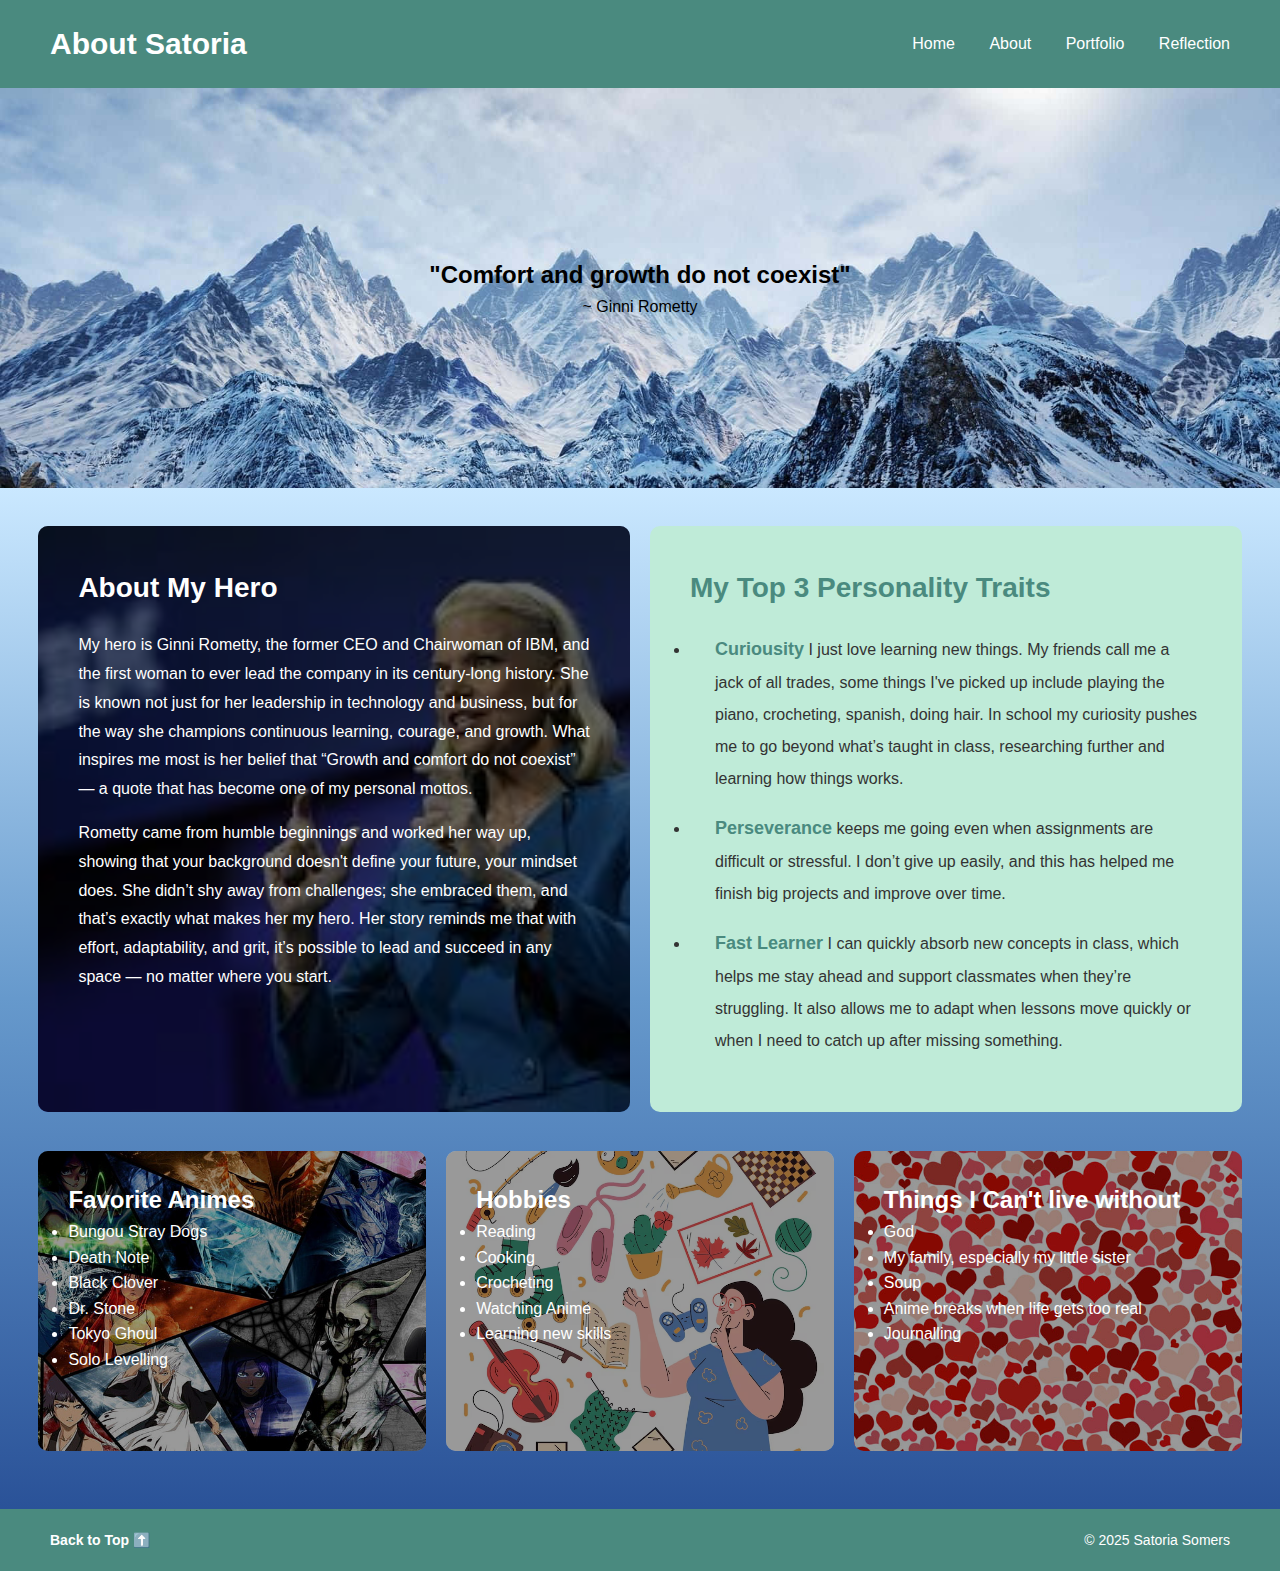
<file: about.html>
<!-- Satoria Somers-->
<!DOCTYPE html>
<html>

<head>
	<title> About Satoria </title>
	<link rel="stylesheet" href="style.css">

</head>

<body id="top">
	<header>
    	<div class="titled">About Satoria</div>
    	<nav>
       	 <a href="index.html">Home</a>
       	 <a href="about.html">About</a>
         <a href="portfolio.html">Portfolio</a>
       	 <a href="reflection.html">Reflection</a>
   	 </nav>
	</header>


	<section class="banner">
        <h2>"Comfort and growth do not coexist"</h2>
        <p>~ Ginni Rometty</p>
   	</section>


   	<div class="content-wrapper">
    	<section class="split-section">
       
        <div class="hero-box">
            <h2>About My Hero</h2>
            <p>
               My hero is Ginni Rometty, the former CEO and Chairwoman of 		IBM, and the first woman to ever lead the company in its 		century-long history. She is known not just for her 			leadership in technology and business, but for the way she 		champions continuous learning, courage, and growth. What 		inspires me most is her belief that “Growth and comfort do 		not coexist” — a quote that has become one of my personal 		mottos.
            </p>
            <p>
Rometty came from humble beginnings and worked her way up, showing that your background doesn't define your future, your mindset does. She didn’t shy away from challenges; she embraced them, and that’s exactly what makes her my hero. Her story reminds me that with effort, adaptability, and grit, it’s possible to lead and succeed in any space — no matter where you start.
            </p>
	</div>

        <div class="traits-box">
            <h2>My Top 3 Personality Traits</h2>
            <ul>
                <li><strong>Curiousity</strong> I just love learning new things. My friends call me a jack of all trades, some things I've picked up include playing the piano, crocheting, spanish, doing hair. In school my curiosity pushes me to go beyond what’s taught in class, researching further and learning how things works.  </li>
                <li><strong>Perseverance</strong> keeps me going even when assignments are difficult or stressful. I don’t give up easily, and this has helped me finish big projects and improve over time.</li>
                <li><strong>Fast Learner</strong> I can quickly absorb new concepts in class, which helps me stay ahead and support classmates when they’re struggling. It also allows me to adapt when lessons move quickly or when I need to catch up after missing something.</li>
            </ul>
        </div>
    	</section>

<section class="three-boxes-section">
        <div class="anime-box">
            <h2>Favorite Animes</h2> 
            <ul>
                <li>Bungou Stray Dogs </li>
                <li>Death Note</li>
                <li>Black Clover </li>
                <li>Dr. Stone</li>
                <li>Tokyo Ghoul</li>
                <li>Solo Levelling</li>

            </ul>
        </div>
        
        <div class="hobbies-box">
            <h2>Hobbies</h2>
            <ul>
                <li>Reading</li>
                <li>Cooking</li>
                <li>Crocheting</li>
                <li>Watching Anime</li>
                <li>Learning new skills</li>
            </ul>
        </div>
        
        <div class="likes-box">
            <h2>Things I Can't live without</h2>
            <ul>
                <li>God</li>
                <li>My family, especially my little sister</li>
                <li>Soup</li>
                <li>Anime breaks when life gets too real</li>
                <li>Journalling</li>
            </ul>
        </div>
    </section>

</div>
<footer class="site-footer">
    <a href="#top" class="back-to-top">Back to Top ⬆️</a>

    <p>&copy; 2025 Satoria Somers</p>
</footer>

</body>
</html>
</file>
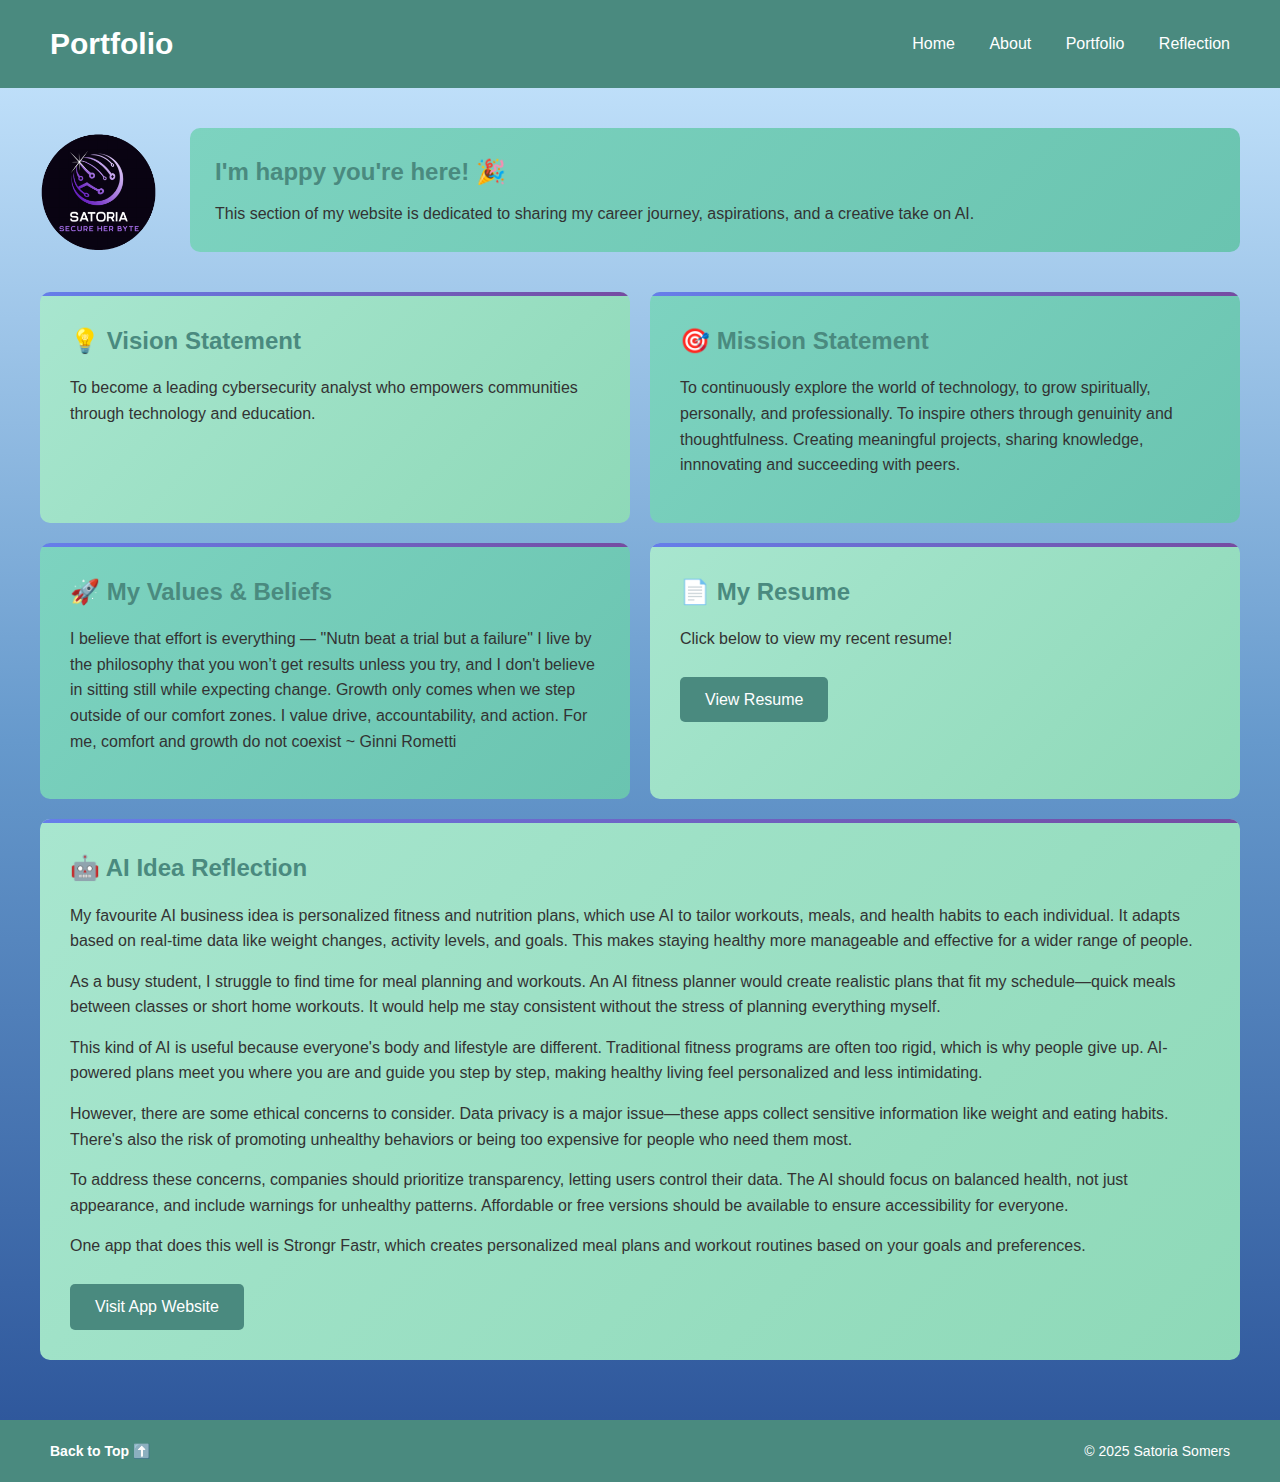
<file: portfolio.html>
<!-- Satoria Somers 2306905-->
<!DOCTYPE html>
<html>

<head>
	<title>Satoria's Portfolio </title>
	<link rel="stylesheet" href="style.css">

</head>

<body style="background: linear-gradient(to bottom, #cae8ff,#6699cc,#2a5298);">
	<header>
    	<div class="titled">Portfolio</div>
    	<nav>
       	 <a href="index.html">Home</a>
       	 <a href="about.html">About</a>
         <a href="portfolio.html">Portfolio</a>
       	 <a href="reflection.html">Reflection</a>
   	 </nav>
	</header>

<div class="container">
        
        <section class="welcome-section">
         <img class="portfolio-logo"src="logo.png" alt="Satoria 	Logo" >
            <div class="welcome-box mission-box">
                <h2>I'm happy you're here! 🎉</h2>
                <p>This section of my website is dedicated to sharing my 		career journey, aspirations, and a creative take on AI.</p>
            </div>
        </section>


       	<div class="content-grid">
            
        <div class="content-box vision-box">
                <h2>💡 Vision Statement</h2>
                <p>To become a leading cybersecurity analyst who empowers 		communities through technology and education.
		</p>
         </div>


         <div class="content-box mission-box">
                <h2>🎯 Mission Statement</h2>
                <p>To continuously explore the world of technology, to grow spiritually, personally, and professionally. To inspire others through genuinity and thoughtfulness. Creating meaningful projects, sharing knowledge, innnovating and succeeding with peers.
		</p>
          </div>

	  <div class="content-box mission-box">
                <h2>🚀 My Values & Beliefs</h2>
                <p>I believe that effort is everything — "Nutn beat a trial but a failure" I live by the philosophy that you won’t get results unless you try, and I don't believe in sitting still while expecting change.
		Growth only comes when we step outside of our comfort 			zones. I value drive, accountability, and action. For me, 		comfort and growth do not coexist ~ Ginni Rometti
		</p>
          </div>

  	  <div class="content-box vision-box">
                <h2>📄 My Resume</h2>
                <p>Click below to view my recent resume!</p>
                <a href="SatoriaResume.pdf" target="_blank">View 		Resume</a>
            </div>
           
          <div class="content-box full-width ai-box">
                <h2>🤖 AI Idea Reflection</h2>
                <p>My favourite AI business idea is personalized fitness      		and nutrition plans, which use AI to tailor workouts, 			meals, and health habits to each individual. It adapts 			based on real-time data like weight changes, activity 			levels, and goals. This makes staying healthy more 			manageable and effective for a wider range of people.
		</p>  

                <p>As a busy student, I struggle to find time for meal 			planning and workouts. An AI fitness planner would create 		realistic plans that fit my schedule—quick meals between 		classes or short home workouts. It would help me stay			consistent without the stress of planning everything 			myself.
		</p>


                <p>This kind of AI is useful because everyone's body and 		lifestyle are different. Traditional fitness programs are 		often too rigid, which is why people give up. AI-powered 		plans meet you where you are and guide you step by step, 		making healthy living feel personalized and less 			intimidating.</p>
                
		<p>However, there are some ethical concerns to consider. 		Data privacy is a major issue—these apps collect sensitive 		information like weight and eating habits. There's also the 		risk of promoting unhealthy behaviors or being too 			expensive for people who need them most.</p>


                <p>To address these concerns, companies should prioritize 		transparency, letting users control their data. The AI 			should focus on balanced health, not just appearance, and 		include warnings for unhealthy patterns. Affordable or free 		versions should be available to ensure accessibility for 		everyone.</p>


                <p>One app that does this well is Strongr Fastr, which 			creates personalized meal plans and workout routines based 		on your goals and preferences.</p>
                <a href="https://www.strongrfastr.com/" target="_blank">		Visit App Website</a>
        </div>
        </div>
   
	</div>

	<footer class="site-footer">
    <a href="#top" class="back-to-top">Back to Top ⬆️</a>

    <p>&copy; 2025 Satoria Somers</p>
</footer>

</body>

</html>
</file>
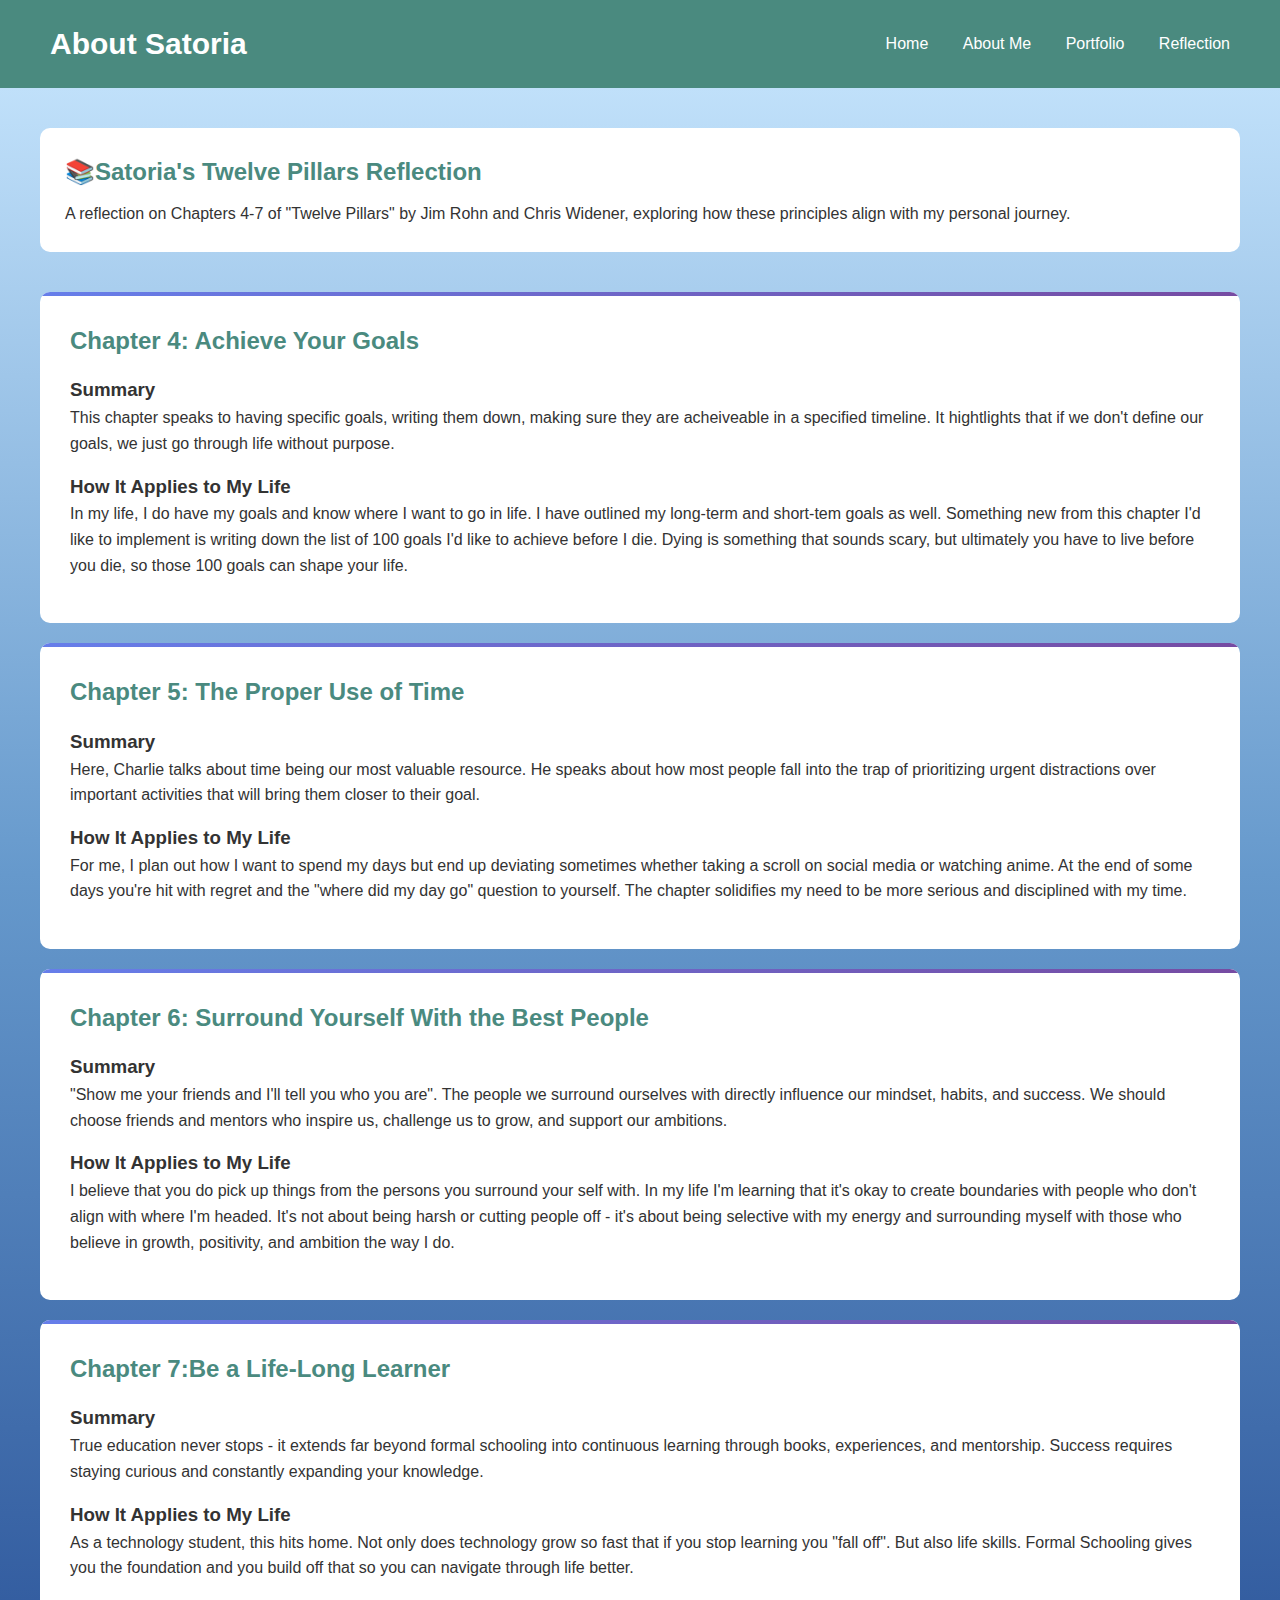
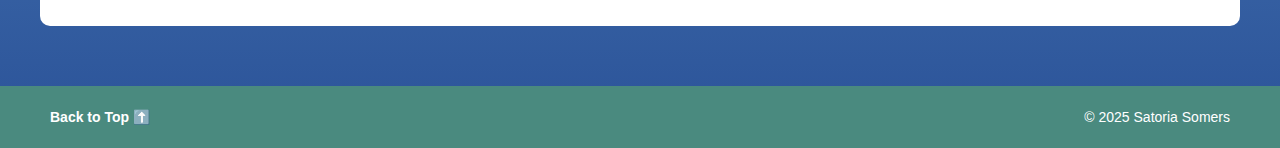
<file: reflection.html>
<!-- Satoria Somers 2306905-->
<!DOCTYPE html>
<html>

<head>
	<title> Reflections </title>
	<link rel="stylesheet" href="../style.css">

</head>

<body style="background: linear-gradient(to bottom, #cae8ff,#6699cc,#2a5298);">

	<header>
    	<div class="titled">About Satoria</div>
    	<nav>
       	 <a href="index.html">Home</a>
       	 <a href="about.html">About Me</a>
	 <a href="portfolio.html">Portfolio</a>
       	 <a href="reflection.html">Reflection</a>
   	 </nav>
	</header>


<div class="container">
        <section class="welcome-section">
            <div class="welcome-box">
                <h2>📚Satoria's Twelve Pillars Reflection</h2>
                <p>A reflection on Chapters 4-7 of "Twelve Pillars" by Jim Rohn and Chris Widener, exploring how these principles align with my personal journey.</p>
            </div>
        </section>

<div class="content-grid">
            <div class="content-box full-width">
                <h2>Chapter 4: Achieve Your Goals</h2>
                <h3>Summary</h3>
                <p>This chapter speaks to having specific goals, writing them down, making sure they are acheiveable in a specified timeline. It hightlights that if we don't define our goals, we just go through life without purpose.</p>
                
                <h3>How It Applies to My Life</h3>
                <p>In my life, I do have my goals and know where I want to go in life. I have outlined my long-term and short-tem goals as well. Something new from this chapter I'd like to implement is writing down the  list of 100 goals I'd like to achieve before I die. Dying is something that sounds scary, but ultimately you have to live before you die, so those 100 goals can shape your life. </p>
            </div>

            <div class="content-box full-width">
                <h2>Chapter 5: The Proper Use of Time </h2>
                <h3>Summary</h3>
                <p>Here, Charlie talks about time being our most valuable resource. He speaks about how most people fall into the trap of prioritizing urgent distractions over important activities that will bring them closer to their goal.  </p>
                
                <h3>How It Applies to My Life</h3>
                <p> For me, I plan out how I want to spend my days but end up deviating sometimes whether taking a scroll on social media or watching anime. At the end of some days you're hit with regret and the "where did my day go" question to yourself. The chapter solidifies my need to be more serious and disciplined with my time. </p>
            </div>

            <div class="content-box full-width">
                <h2>Chapter 6: Surround Yourself With the Best People</h2>
                <h3>Summary</h3>
                <p>"Show me your friends and I'll tell you who you are". The people we surround ourselves with directly influence our mindset, habits, and success. We should choose friends and mentors who inspire us, challenge us to grow, and support our ambitions. </p>
                
                <h3>How It Applies to My Life</h3>
                <p> I believe that you do pick up things from the persons you surround your self with. In my life I'm learning that it's okay to create boundaries with people who don't align with where I'm headed. It's not about being harsh or cutting people off - it's about being selective with my energy and surrounding myself with those who believe in growth, positivity, and ambition the way I do. </p>
            </div>

            <div class="content-box full-width">
                <h2>Chapter 7:Be a Life-Long Learner</h2>
                <h3>Summary</h3>
                <p>True education never stops - it extends far beyond formal schooling into continuous learning through books, experiences, and mentorship. Success requires staying curious and constantly expanding your knowledge.</p>
                
                <h3>How It Applies to My Life</h3>
                <p>As a technology student, this hits home. Not only does technology grow so fast that if you stop learning you "fall off". But also life skills. Formal Schooling  gives you the foundation and you build off that so you can navigate through life better. </p>
            </div>
        </div>
    </div>

<footer class="site-footer">
    <a href="#top" class="back-to-top">Back to Top ⬆️</a>

    <p>&copy; 2025 Satoria Somers</p>
</footer>


</body>
</html>
</file>
<file: style.css>
:root{
--mainbg: #4a8a7f;

--text-color: #333333;
--white: #ffffff;
--accent-red: #ff6b6b;
--accent-red-hover: #ff5252;
--bg-light: #cef2e3;
--bg-gray: #f5f5f5;
--traits-bg: #bfebd8;
--nav-hover: #e8f4f2;
--font-main: Arial, sans-serif;

}

* {
  margin: 0;
  padding: 0;
  box-sizing: border-box;
}


body {
    font-family: var(--font-main);
    color: var(--text-color);
    line-height: 1.6;
}


header {
    background-color: var(--mainbg);
    padding: 20px 50px;
    color: var(--white);
    display: flex;
    justify-content: space-between;
    align-items: center;
    flex-wrap: wrap;
    margin-bottom: 0;
}

.titled {
    font-size: 30px;
    font-weight: bold;
    color: var(--white);
}


nav a {
    color: var(--white);
    text-decoration: none;
    margin-left: 30px;
    font-size: 16px;
}

nav a:hover {
	text-decoration:underline;
    transform: translateY(-2px);
    color: var(--nav-hover);
}


.intro {
  display: flex;
  align-items: center;
  justify-content: space-between;
  background-color: var(--bg-light);
  padding: 20px;
}

.intro-photo {
    max-width: 400px;
}

.intro-photo img {
  width: 100%;
  height: 400px;
  object-fit: cover;
  border-radius: 8px;
}

.intro-text {
  flex: 1;
  padding: 10px;
  align-self: flex-start;   
  padding-top: 40px; 
padding-left: 60px;    
}

.intro-text h2 {
  font-size: 2rem;
  margin: 0;
}

.intro-text p {
  font-size: 1rem;
  line-height: 1.8;
}

.intro-text a {
  background-color: var(--accent-red);
  color: var(--white);
  padding: 12px 30px;
  text-decoration: none;
  border-radius: 5px;
  font-weight: bold;
  margin-top: 20px;
  display: inline-block;
}

.intro-text a:hover {
  background-color: var(--accent-red-hover);
}

.home-boxes {
    display: flex;
    gap: 20px;
    padding: 40px 3%;
    background-color: var(--bg-gray);
}

.home-boxes .content-box {
    flex: 1;
}

.banner {
    background-image: url('Mountains.jpg');
    background-size: cover;
    background-position: center;
    background-repeat: no-repeat;
    height: 400px;
    display: flex;
    flex-direction: column;
    justify-content: center;
    align-items: center;
    text-align: center;
    color: black;
    position: relative;
    padding: 20px;
    margin: 0;
    border: none;
}

.content-wrapper {
background: linear-gradient(to bottom, #cae8ff, #6699cc, #2a5298);  
 padding-bottom: 20px;
}

.split-section {
    display: flex;
    gap: 20px;
    padding: 3%;
    margin: 0;
}


.hero-box {
    flex: 1;
    background-image: url('ginni2.jpg');
    background-size: cover;
    background-position: center;
    padding: 40px;
    border-radius: 10px;
    color:var(--white);
    position: relative;
    min-height: 400px;
}

.hero-box::before {
    content: '';
    position: absolute;
    top: 0;
    left: 0;
    right: 0;
    bottom: 0;
    background-color: rgba(0, 0, 0, 0.6);
    border-radius: 10px;
 
}

.hero-box h2,
.hero-box p {
    position: relative;
    
}

.hero-box h2 {
    font-size: 28px;
    margin-bottom: 20px;
}

.hero-box p {
    font-size: 16px;
    line-height: 1.8;
    margin-bottom: 15px;
}


.traits-box {
    flex: 1;
    background-color: var(--traits-bg);
    padding: 40px;
    border-radius: 10px;
    min-height: 400px;
}

.traits-box h2 {
    font-size: 28px;
    color: var(--mainbg);
    margin-bottom: 20px;
}


.traits-box li {
    font-size: 16px;
    line-height: 2;
    margin-bottom: 15px;
    padding-left: 25px;
    position: relative;
}


.traits-box strong {
    color: var(--mainbg);
    font-size: 18px;
}

.three-boxes-section {
    display: flex;
    gap: 20px;
    padding: 0 3% 3% 3%;
   
}

.anime-box {
    flex: 1;
    background-image: url('anime.jpg');
    background-size: cover;
    background-position: center;
    color: var(--white);
    padding: 30px;
    border-radius: 10px;
    min-height: 300px;
    position: relative;
}

.anime-box::before {
    content: '';
    position: absolute;
    top: 0;
    left: 0;
    right: 0;
    bottom: 0;
    background-color: rgba(0, 0, 0, 0.4);
    border-radius: 10px;
}

.anime-box h2,
.anime-box ul {
   position: relative;
}



.hobbies-box {
    flex: 1;
    background-image: url('hobbies.jpg'); 
    background-size: cover;        
    background-position: center;   
    padding: 30px;
    border-radius: 10px;
    min-height: 300px;
    position: relative;           
    color:var(--white);                  
}


.hobbies-box::before {
    content: '';
    position: absolute;
    top: 0;
    left: 0;
    right: 0;
    bottom: 0;
    background-color: rgba(0, 0, 0, 0.4); 
    border-radius: 10px;
}

.hobbies-box h2,
.hobbies-box ul {
    position: relative; 
}


.likes-box {
    flex: 1;
    background-image: url('hearts.jpg'); 
    background-size: cover;        
    background-position: center;   
    padding: 30px;
    border-radius: 10px;
    min-height: 300px;
    position: relative;          
    color: var(--white);                  

}

.likes-box::before {
    content: '';
    position: absolute;
    top: 0;
    left: 0;
    right: 0;
    bottom: 0;
    background-color: rgba(0, 0, 0, 0.4);
    border-radius: 10px;
}

.likes-box h2,
.likes-box ul {
    position: relative;
}



.container {
            max-width: 100%;
            margin: 0 auto;
            padding: 40px;

        }

        .welcome-section {
            display: flex;
            align-items: center;
            gap: 30px;
            margin-bottom: 40px;
        }

        .portfolio-logo {
            width: 120px;
            height: 120px ;
          object-fit: cover;  
        } 

        .welcome-box {
            background-color: var(--white);
            padding: 25px;
            border-radius: 10px;
            flex: 1;
        }

        .welcome-box h2 {
            color: var(--mainbg);
            margin-bottom: 10px;
        }

        .content-grid {
            display: grid;
            grid-template-columns: 1fr 1fr;
            gap: 20px;
            margin-bottom: 20px;
        }

        .content-box {
            background-color: var(--white);
            padding: 30px;
            border-radius: 10px;
 position: relative;        overflow: hidden;
        }

        .content-box h2 {
            color: var(--mainbg);
            margin-bottom: 15px;
        }

        .content-box p {
            line-height: 1.6;
            margin-bottom: 15px;
        }

        .content-box a {
            display: inline-block;
            background-color: var(--mainbg);
            color: var(--white);
            padding: 10px 25px;
            text-decoration: none;
            border-radius: 5px;
            margin-top: 10px;

        }

       .content-box:hover {
    transform: translateY(-8px);
    box-shadow: 0 12px 24px rgba(0, 0, 0, 0.2);
}
.content-box::before {
    content: '';
    position: absolute;
    top: 0;
    left: 0;
    right: 0;
    height: 4px;
    background: linear-gradient(90deg, #667eea 0%, #764ba2 100%);
}
        .full-width {
            grid-column: 1 / -1;
        }

.vision-box {
    background: linear-gradient(135deg, #a8e6cf 0%, #8ed9b8 100%);
}

.mission-box {
    background: linear-gradient(135deg, #7dd3c0 0%, #6ac4b0 100%);
}

.ai-box {
     background: linear-gradient(135deg, #a8e6cf 0%, #8ed9b8 100%);
}



.site-footer {
    background-color: var(--mainbg);
    color: var(--white);
    padding: 20px 50px;
    font-size: 14px;
    display: flex;
    justify-content: space-between;
    

}

.back-to-top {
    color: var(--white);
    text-decoration: none;
    font-weight: bold;
}

.back-to-top:hover {
    text-decoration: underline;
    color: var(--nav-hover);
}




@media (max-width: 768px) {
.welcome-section {
 flex-direction: column;
 text-align: center;
  }
.split-section,
.three-boxes-section {
  flex-direction: column;
  }

.content-grid {
  grid-template-columns: 1fr;
   }

.site-footer {
flex-direction: column;
 padding: 20px;
    }

}
</file>
